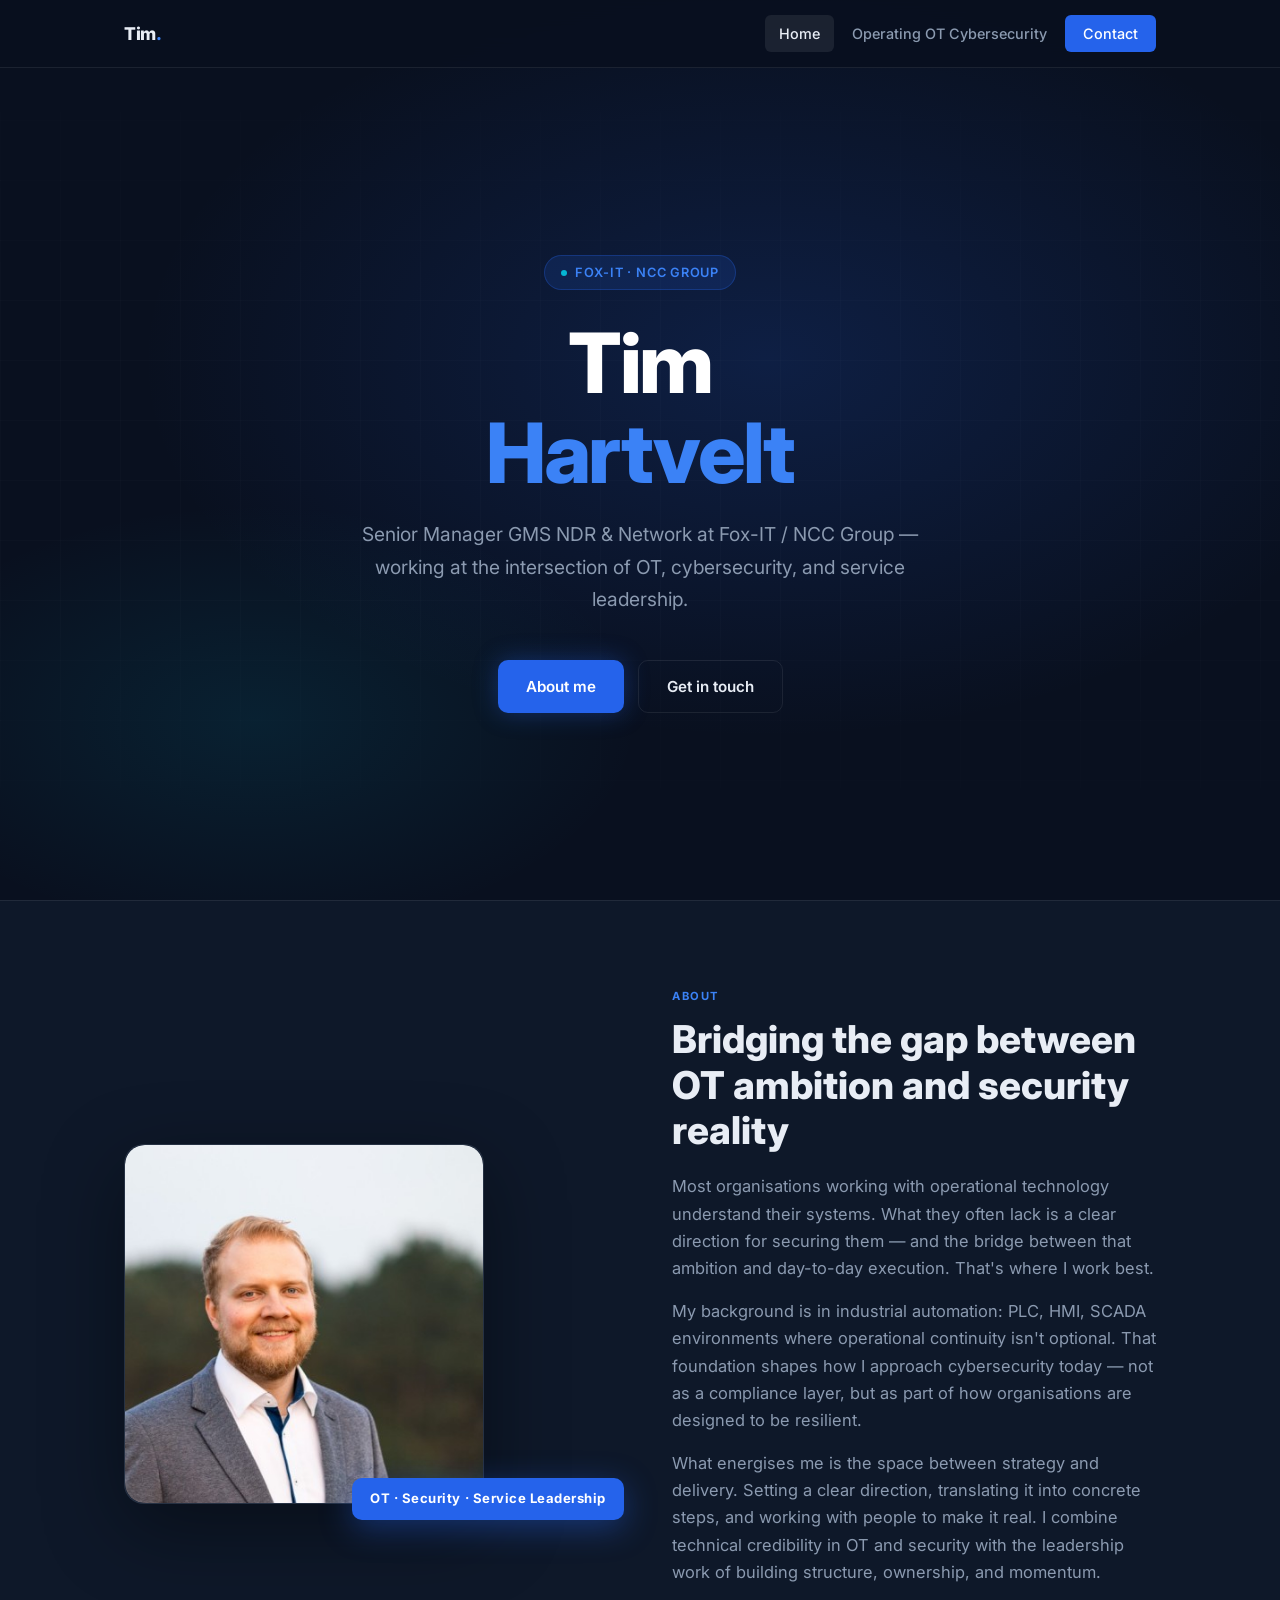
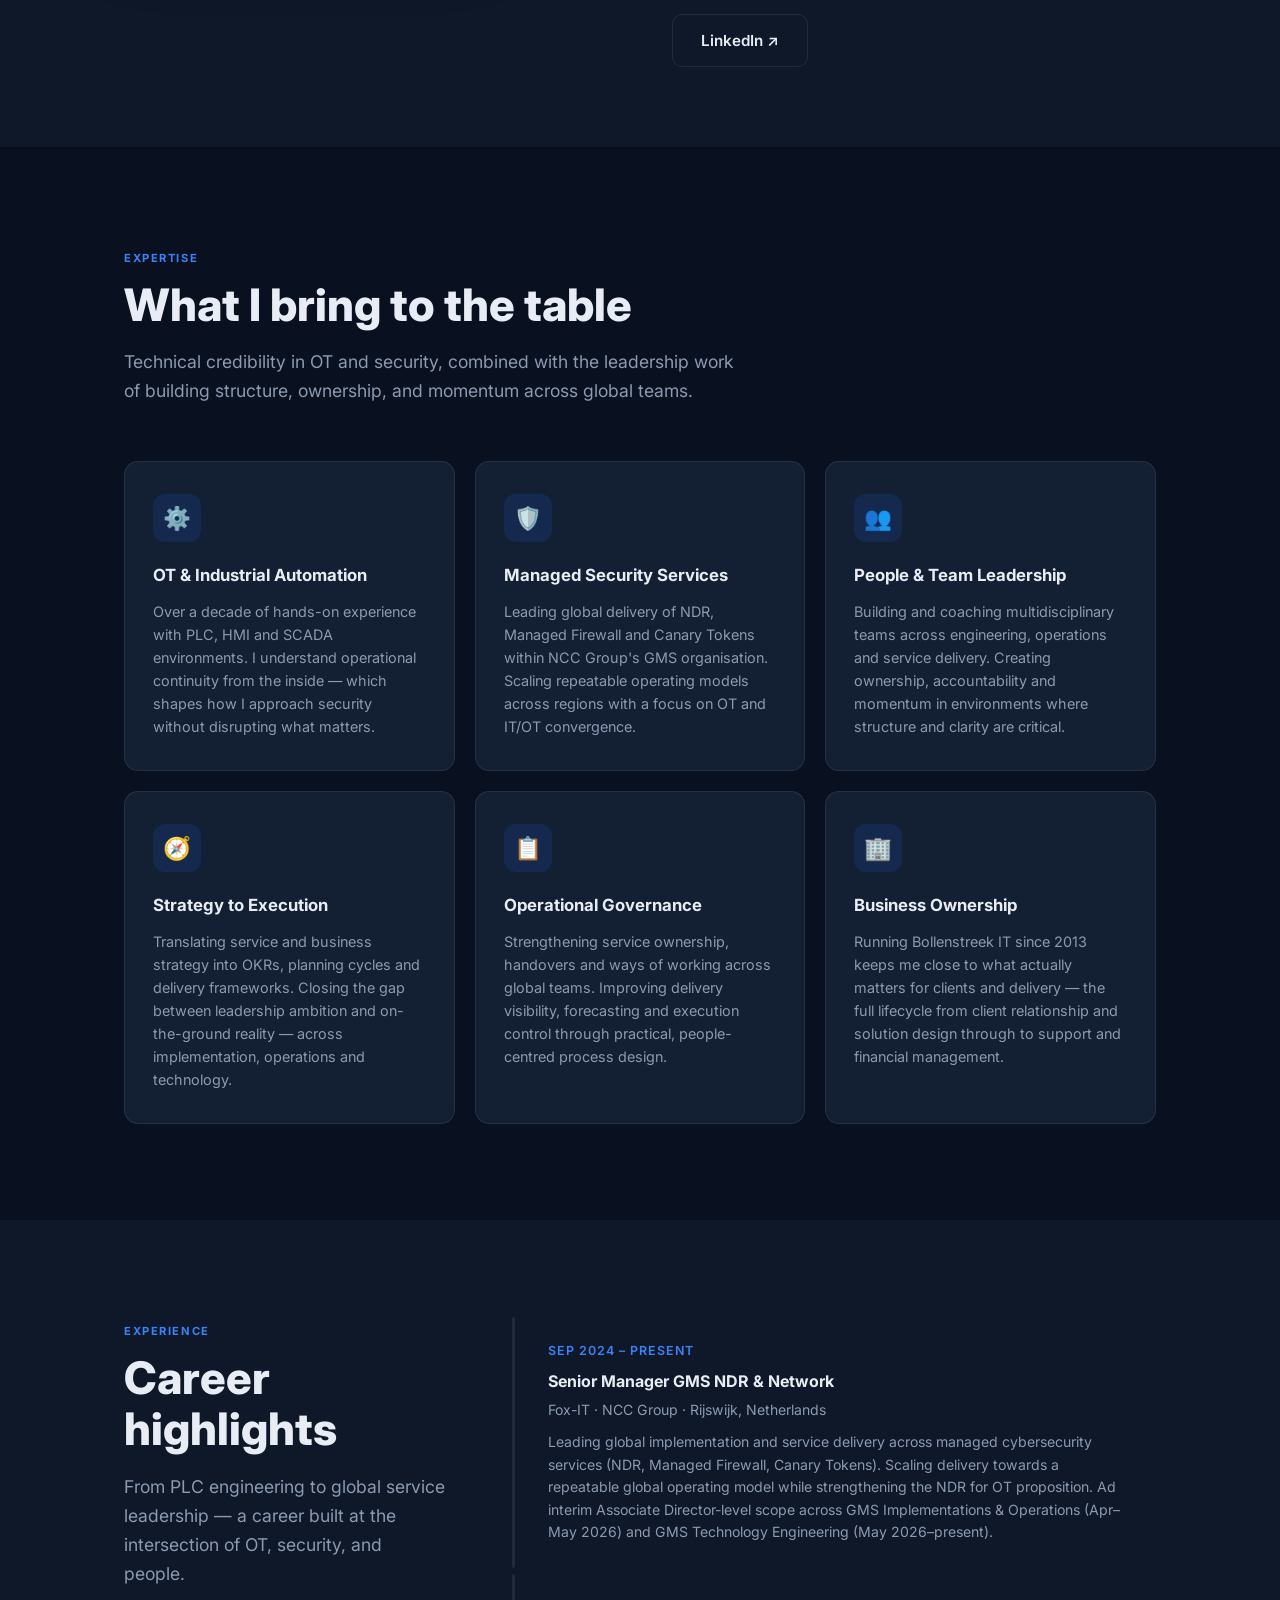
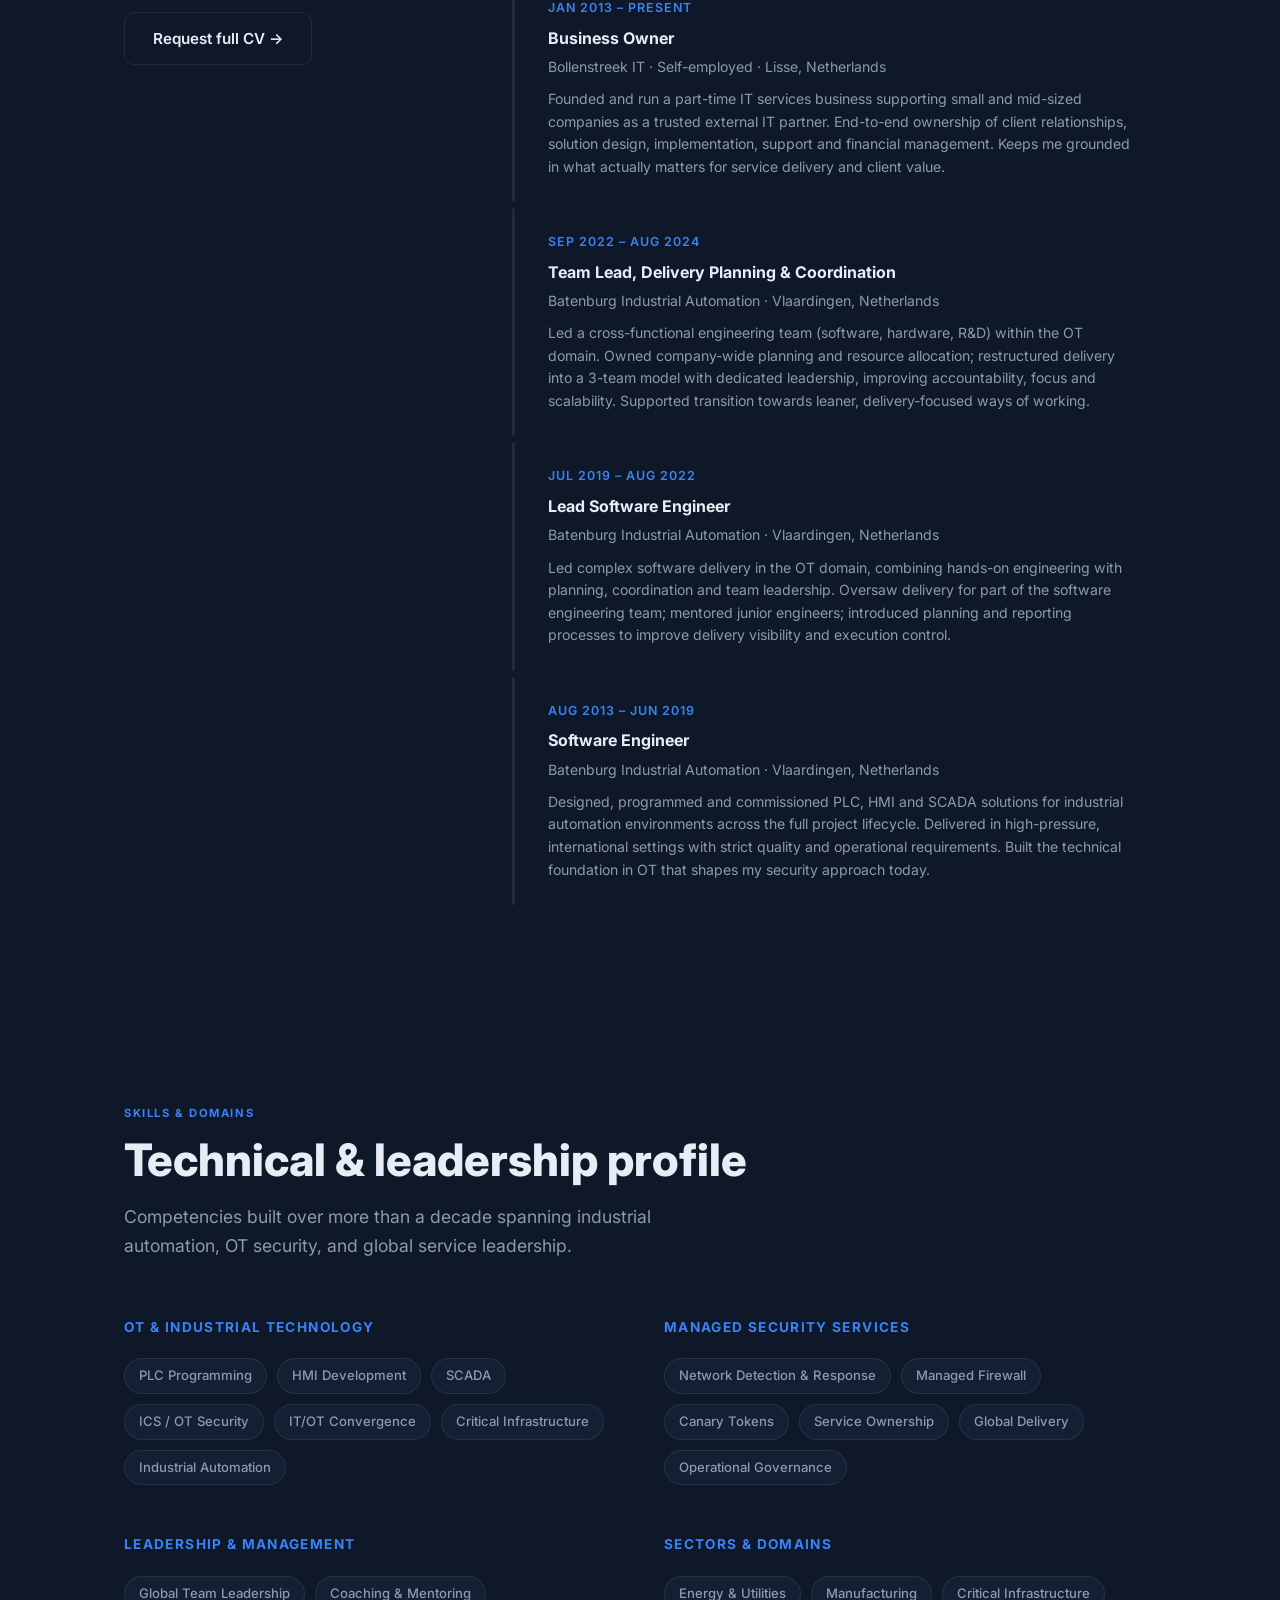
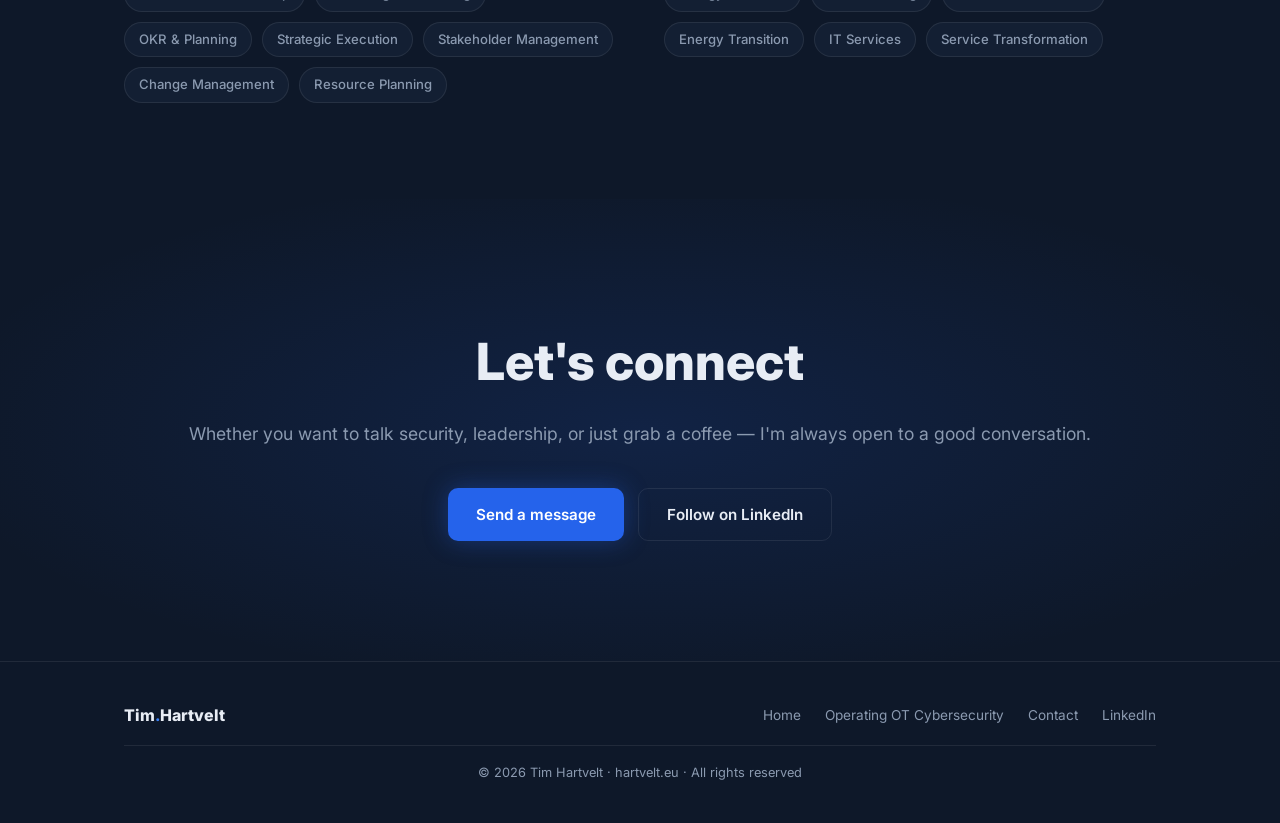
<file: index.html>
<!DOCTYPE html>
<html lang="en">
<head>
  <meta charset="UTF-8">
  <meta name="viewport" content="width=device-width, initial-scale=1.0">
  <title>Tim Hartvelt – Cyber Security Leader</title>
  <meta name="description" content="Senior Manager GMS NDR & Network at Fox-IT / NCC Group. OT security, managed services, and people-first leadership.">
  <link rel="preconnect" href="https://fonts.googleapis.com">
  <link rel="preconnect" href="https://fonts.gstatic.com" crossorigin>
  <link href="https://fonts.googleapis.com/css2?family=Inter:wght@300;400;500;600;700;800&display=swap" rel="stylesheet">
  <link rel="stylesheet" href="assets/css/style.css">
</head>
<body>

  <!-- ═══════ NAV ═══════ -->
  <nav class="nav">
    <div class="nav__inner">
      <a class="nav__logo" href="index.html">Tim<span>.</span></a>
      <div class="nav__links">
        <a href="index.html" class="active">Home</a>
        <a href="https://www.linkedin.com/newsletters/operating-ot-cybersecurity-7418298155592675328/" target="_blank" rel="noopener">Operating OT Cybersecurity</a>
        <a href="contact.html" class="btn-nav">Contact</a>
      </div>
      <div class="nav__toggle" aria-label="Toggle menu">
        <span></span><span></span><span></span>
      </div>
    </div>
  </nav>

  <!-- Mobile menu -->
  <div class="nav__mobile">
    <a href="index.html">Home</a>
    <a href="https://www.linkedin.com/newsletters/operating-ot-cybersecurity-7418298155592675328/" target="_blank" rel="noopener">Operating OT Cybersecurity</a>
    <a href="contact.html">Contact</a>
  </div>

  <!-- ═══════ HERO ═══════ -->
  <section class="hero">
    <div class="hero__bg"></div>
    <div class="hero__content">
      <div class="hero__badge">Fox-IT · NCC Group</div>
      <h1>Tim<br><span>Hartvelt</span></h1>
      <p class="hero__sub">
        Senior Manager GMS NDR &amp; Network at Fox-IT / NCC Group — working at the intersection of OT, cybersecurity, and service leadership.
      </p>
      <div class="hero__actions">
        <a class="btn btn-primary" href="#about">About me</a>
        <a class="btn btn-outline" href="contact.html">Get in touch</a>
      </div>
    </div>
  </section>

  <!-- ═══════ ABOUT / INTRO ═══════ -->
  <section class="intro section--dark" id="about">
    <div class="container">
      <div class="intro__grid">
        <div class="intro__visual">
          <div class="intro__avatar">
            <img src="assets/images/tim-hartvelt.jpeg" alt="Tim Hartvelt" style="width:100%;height:100%;object-fit:cover;border-radius:20px;">
          </div>
          <div class="intro__tag">OT · Security · Service Leadership</div>
        </div>
        <div class="intro__text">
          <span class="label">About</span>
          <h2>Bridging the gap between OT ambition and security reality</h2>
          <p>
            Most organisations working with operational technology understand their systems. What they often lack is a clear direction for securing them — and the bridge between that ambition and day-to-day execution. That's where I work best.
          </p>
          <p>
            My background is in industrial automation: PLC, HMI, SCADA environments where operational continuity isn't optional. That foundation shapes how I approach cybersecurity today — not as a compliance layer, but as part of how organisations are designed to be resilient.
          </p>
          <p>
            What energises me is the space between strategy and delivery. Setting a clear direction, translating it into concrete steps, and working with people to make it real. I combine technical credibility in OT and security with the leadership work of building structure, ownership, and momentum.
          </p>
          <div style="display:flex;gap:12px;margin-top:28px;flex-wrap:wrap;">
            <a class="btn btn-outline" href="https://www.linkedin.com/in/hartvelt/" target="_blank" rel="noopener">LinkedIn ↗</a>
          </div>
        </div>
      </div>
    </div>
  </section>

  <!-- ═══════ EXPERTISE ═══════ -->
  <section class="section">
    <div class="container">
      <span class="label">Expertise</span>
      <h2 class="section-title">What I bring to the table</h2>
      <p class="section-lead">Technical credibility in OT and security, combined with the leadership work of building structure, ownership, and momentum across global teams.</p>
      <div class="expertise__grid">
        <div class="card">
          <div class="card__icon">⚙️</div>
          <h3>OT &amp; Industrial Automation</h3>
          <p>Over a decade of hands-on experience with PLC, HMI and SCADA environments. I understand operational continuity from the inside — which shapes how I approach security without disrupting what matters.</p>
        </div>
        <div class="card">
          <div class="card__icon">🛡️</div>
          <h3>Managed Security Services</h3>
          <p>Leading global delivery of NDR, Managed Firewall and Canary Tokens within NCC Group's GMS organisation. Scaling repeatable operating models across regions with a focus on OT and IT/OT convergence.</p>
        </div>
        <div class="card">
          <div class="card__icon">👥</div>
          <h3>People &amp; Team Leadership</h3>
          <p>Building and coaching multidisciplinary teams across engineering, operations and service delivery. Creating ownership, accountability and momentum in environments where structure and clarity are critical.</p>
        </div>
        <div class="card">
          <div class="card__icon">🧭</div>
          <h3>Strategy to Execution</h3>
          <p>Translating service and business strategy into OKRs, planning cycles and delivery frameworks. Closing the gap between leadership ambition and on-the-ground reality — across implementation, operations and technology.</p>
        </div>
        <div class="card">
          <div class="card__icon">📋</div>
          <h3>Operational Governance</h3>
          <p>Strengthening service ownership, handovers and ways of working across global teams. Improving delivery visibility, forecasting and execution control through practical, people-centred process design.</p>
        </div>
        <div class="card">
          <div class="card__icon">🏢</div>
          <h3>Business Ownership</h3>
          <p>Running Bollenstreek IT since 2013 keeps me close to what actually matters for clients and delivery — the full lifecycle from client relationship and solution design through to support and financial management.</p>
        </div>
      </div>
    </div>
  </section>

  <!-- ═══════ EXPERIENCE ═══════ -->
  <section class="section section--dark" id="experience">
    <div class="container">
      <div class="experience-grid">
        <div class="sticky-col">
          <span class="label">Experience</span>
          <h2 class="section-title">Career highlights</h2>
          <p class="section-lead" style="margin-bottom:24px;">From PLC engineering to global service leadership — a career built at the intersection of OT, security, and people.</p>
          <a class="btn btn-outline" href="contact.html">Request full CV →</a>
        </div>
        <div class="timeline">
          <div class="timeline-item">
            <div class="timeline-item__meta">Sep 2024 – Present</div>
            <h3>Senior Manager GMS NDR &amp; Network</h3>
            <div class="company">Fox-IT · NCC Group · Rijswijk, Netherlands</div>
            <p>Leading global implementation and service delivery across managed cybersecurity services (NDR, Managed Firewall, Canary Tokens). Scaling delivery towards a repeatable global operating model while strengthening the NDR for OT proposition. Ad interim Associate Director-level scope across GMS Implementations &amp; Operations (Apr–May 2026) and GMS Technology Engineering (May 2026–present).</p>
          </div>
          <div class="timeline-item">
            <div class="timeline-item__meta">Jan 2013 – Present</div>
            <h3>Business Owner</h3>
            <div class="company">Bollenstreek IT · Self-employed · Lisse, Netherlands</div>
            <p>Founded and run a part-time IT services business supporting small and mid-sized companies as a trusted external IT partner. End-to-end ownership of client relationships, solution design, implementation, support and financial management. Keeps me grounded in what actually matters for service delivery and client value.</p>
          </div>
          <div class="timeline-item">
            <div class="timeline-item__meta">Sep 2022 – Aug 2024</div>
            <h3>Team Lead, Delivery Planning &amp; Coordination</h3>
            <div class="company">Batenburg Industrial Automation · Vlaardingen, Netherlands</div>
            <p>Led a cross-functional engineering team (software, hardware, R&amp;D) within the OT domain. Owned company-wide planning and resource allocation; restructured delivery into a 3-team model with dedicated leadership, improving accountability, focus and scalability. Supported transition towards leaner, delivery-focused ways of working.</p>
          </div>
          <div class="timeline-item">
            <div class="timeline-item__meta">Jul 2019 – Aug 2022</div>
            <h3>Lead Software Engineer</h3>
            <div class="company">Batenburg Industrial Automation · Vlaardingen, Netherlands</div>
            <p>Led complex software delivery in the OT domain, combining hands-on engineering with planning, coordination and team leadership. Oversaw delivery for part of the software engineering team; mentored junior engineers; introduced planning and reporting processes to improve delivery visibility and execution control.</p>
          </div>
          <div class="timeline-item">
            <div class="timeline-item__meta">Aug 2013 – Jun 2019</div>
            <h3>Software Engineer</h3>
            <div class="company">Batenburg Industrial Automation · Vlaardingen, Netherlands</div>
            <p>Designed, programmed and commissioned PLC, HMI and SCADA solutions for industrial automation environments across the full project lifecycle. Delivered in high-pressure, international settings with strict quality and operational requirements. Built the technical foundation in OT that shapes my security approach today.</p>
          </div>
        </div>
      </div>
    </div>
  </section>

  <!-- ═══════ SKILLS ═══════ -->
  <section class="section skills-section">
    <div class="container">
      <span class="label">Skills &amp; Domains</span>
      <h2 class="section-title">Technical &amp; leadership profile</h2>
      <p class="section-lead">Competencies built over more than a decade spanning industrial automation, OT security, and global service leadership.</p>
      <div class="skills-grid">
        <div class="skill-group">
          <h3>OT &amp; Industrial Technology</h3>
          <div class="skill-tags">
            <span class="tag">PLC Programming</span>
            <span class="tag">HMI Development</span>
            <span class="tag">SCADA</span>
            <span class="tag">ICS / OT Security</span>
            <span class="tag">IT/OT Convergence</span>
            <span class="tag">Critical Infrastructure</span>
            <span class="tag">Industrial Automation</span>
          </div>
        </div>
        <div class="skill-group">
          <h3>Managed Security Services</h3>
          <div class="skill-tags">
            <span class="tag">Network Detection &amp; Response</span>
            <span class="tag">Managed Firewall</span>
            <span class="tag">Canary Tokens</span>
            <span class="tag">Service Ownership</span>
            <span class="tag">Global Delivery</span>
            <span class="tag">Operational Governance</span>
          </div>
        </div>
        <div class="skill-group">
          <h3>Leadership &amp; Management</h3>
          <div class="skill-tags">
            <span class="tag">Global Team Leadership</span>
            <span class="tag">Coaching &amp; Mentoring</span>
            <span class="tag">OKR &amp; Planning</span>
            <span class="tag">Strategic Execution</span>
            <span class="tag">Stakeholder Management</span>
            <span class="tag">Change Management</span>
            <span class="tag">Resource Planning</span>
          </div>
        </div>
        <div class="skill-group">
          <h3>Sectors &amp; Domains</h3>
          <div class="skill-tags">
            <span class="tag">Energy &amp; Utilities</span>
            <span class="tag">Manufacturing</span>
            <span class="tag">Critical Infrastructure</span>
            <span class="tag">Energy Transition</span>
            <span class="tag">IT Services</span>
            <span class="tag">Service Transformation</span>
          </div>
        </div>
      </div>
    </div>
  </section>

  <!-- ═══════ CTA ═══════ -->
  <section class="cta section--dark">
    <h2>Let's connect</h2>
    <p>Whether you want to talk security, leadership, or just grab a coffee — I'm always open to a good conversation.</p>
    <div class="hero__actions">
      <a class="btn btn-primary" href="contact.html">Send a message</a>
      <a class="btn btn-outline" href="https://www.linkedin.com/in/hartvelt/" target="_blank" rel="noopener">Follow on LinkedIn</a>
    </div>
  </section>

  <!-- ═══════ FOOTER ═══════ -->
  <footer class="footer">
    <div class="container">
      <div class="footer__inner">
        <div class="footer__logo">Tim<span>.</span>Hartvelt</div>
        <div class="footer__links">
          <a href="index.html">Home</a>
          <a href="https://www.linkedin.com/newsletters/operating-ot-cybersecurity-7418298155592675328/" target="_blank" rel="noopener">Operating OT Cybersecurity</a>
          <a href="contact.html">Contact</a>
          <a href="https://www.linkedin.com/in/hartvelt/" target="_blank" rel="noopener">LinkedIn</a>
        </div>
      </div>
      <p class="footer__copy">© 2026 Tim Hartvelt · hartvelt.eu · All rights reserved</p>
    </div>
  </footer>

  <script src="assets/js/main.js"></script>
</body>
</html>
</file>
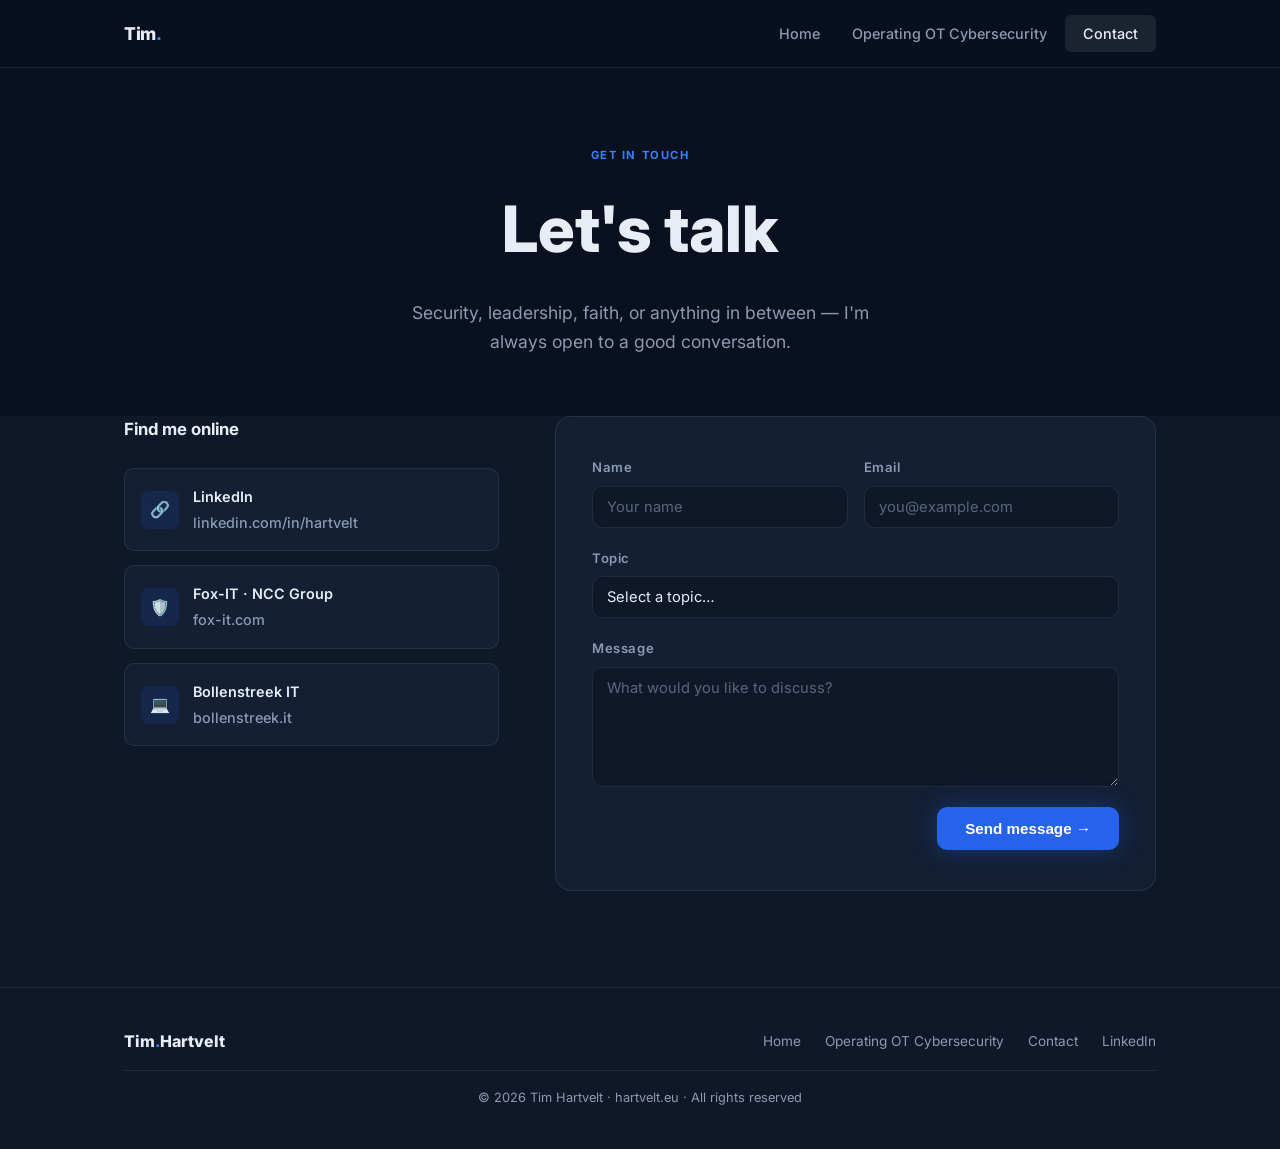
<file: contact.html>
<!DOCTYPE html>
<html lang="en">
<head>
  <meta charset="UTF-8">
  <meta name="viewport" content="width=device-width, initial-scale=1.0">
  <title>Contact – Tim Hartvelt</title>
  <meta name="description" content="Get in touch with Tim Hartvelt — for security advisory, speaking, leadership conversations, or just a good chat.">
  <link rel="preconnect" href="https://fonts.googleapis.com">
  <link rel="preconnect" href="https://fonts.gstatic.com" crossorigin>
  <link href="https://fonts.googleapis.com/css2?family=Inter:wght@300;400;500;600;700;800&display=swap" rel="stylesheet">
  <link rel="stylesheet" href="assets/css/style.css">
</head>
<body>

  <!-- ═══════ NAV ═══════ -->
  <nav class="nav">
    <div class="nav__inner">
      <a class="nav__logo" href="index.html">Tim<span>.</span></a>
      <div class="nav__links">
        <a href="index.html">Home</a>
        <a href="https://www.linkedin.com/newsletters/operating-ot-cybersecurity-7418298155592675328/" target="_blank" rel="noopener">Operating OT Cybersecurity</a>
        <a href="contact.html" class="btn-nav active">Contact</a>
      </div>
      <div class="nav__toggle" aria-label="Toggle menu">
        <span></span><span></span><span></span>
      </div>
    </div>
  </nav>

  <div class="nav__mobile">
    <a href="index.html">Home</a>
    <a href="https://www.linkedin.com/newsletters/operating-ot-cybersecurity-7418298155592675328/" target="_blank" rel="noopener">Operating OT Cybersecurity</a>
    <a href="contact.html">Contact</a>
  </div>

  <!-- ═══════ HERO ═══════ -->
  <section class="contact-hero">
    <span class="label">Get in touch</span>
    <h1>Let's talk</h1>
    <p>Security, leadership, faith, or anything in between — I'm always open to a good conversation.</p>
  </section>

  <!-- ═══════ CONTACT LAYOUT ═══════ -->
  <section class="section section--dark" style="padding-top:0;">
    <div class="container">
      <div class="contact-layout">

        <!-- Left: links -->
        <div class="contact-info">
          <h3>Find me online</h3>
          <div class="contact-links">
            <a class="contact-link" href="https://www.linkedin.com/in/hartvelt/" target="_blank" rel="noopener">
              <div class="contact-link__icon">🔗</div>
              <div>
                <div style="font-weight:600;color:var(--text);margin-bottom:2px;">LinkedIn</div>
                linkedin.com/in/hartvelt
              </div>
            </a>
            <a class="contact-link" href="https://www.fox-it.com" target="_blank" rel="noopener">
              <div class="contact-link__icon">🛡️</div>
              <div>
                <div style="font-weight:600;color:var(--text);margin-bottom:2px;">Fox-IT · NCC Group</div>
                fox-it.com
              </div>
            </a>
            <a class="contact-link" href="https://www.bollenstreek.it" target="_blank" rel="noopener">
              <div class="contact-link__icon">💻</div>
              <div>
                <div style="font-weight:600;color:var(--text);margin-bottom:2px;">Bollenstreek IT</div>
                bollenstreek.it
              </div>
            </a>
          </div>
        </div>

        <!-- Right: form -->
        <div class="form-card">
          <!--
            HOW TO ACTIVATE THE FORM:
            1. Sign up at https://formspree.io (free tier available)
            2. Create a new form and copy your form ID
            3. Replace "YOUR_FORM_ID" below with your actual ID (e.g. "xpzgkabc")
          -->
          <form id="contactForm" action="https://formspree.io/f/maqzpnla" method="POST">
            <div class="form-row">
              <div class="form-group">
                <label for="name">Name</label>
                <input type="text" id="name" name="name" placeholder="Your name" required>
              </div>
              <div class="form-group">
                <label for="email">Email</label>
                <input type="email" id="email" name="email" placeholder="you@example.com" required>
              </div>
            </div>
            <div class="form-group">
              <label for="topic">Topic</label>
              <select id="topic" name="topic" required>
                <option value="" disabled selected>Select a topic…</option>
                <!--<option value="security-advisory">Cyber Security &amp; OT Advisory</option>
                <option value="speaking">Speaking or Panels</option>-->
                <option value="other">Other</option>
              </select>
            </div>
            <div class="form-group">
              <label for="message">Message</label>
              <textarea id="message" name="message" placeholder="What would you like to discuss?" required></textarea>
            </div>
            <!-- Honeypot to reduce spam -->
            <input type="text" name="_gotcha" style="display:none">
            <input type="hidden" name="_subject" value="New message from hartvelt.eu">
            <div class="form-submit">
              <button type="submit" class="btn btn-primary">Send message →</button>
            </div>
            <div id="formSuccess" class="form-success">
              Message sent — I'll get back to you soon. Thank you!
            </div>
          </form>
        </div>

      </div>
    </div>
  </section>


  <!-- ═══════ FOOTER ═══════ -->
  <footer class="footer">
    <div class="container">
      <div class="footer__inner">
        <div class="footer__logo">Tim<span>.</span>Hartvelt</div>
        <div class="footer__links">
          <a href="index.html">Home</a>
          <a href="https://www.linkedin.com/newsletters/operating-ot-cybersecurity-7418298155592675328/" target="_blank" rel="noopener">Operating OT Cybersecurity</a>
          <a href="contact.html">Contact</a>
          <a href="https://www.linkedin.com/in/hartvelt/" target="_blank" rel="noopener">LinkedIn</a>
        </div>
      </div>
      <p class="footer__copy">© 2026 Tim Hartvelt · hartvelt.eu · All rights reserved</p>
    </div>
  </footer>

  <script src="assets/js/main.js"></script>
</body>
</html>
</file>
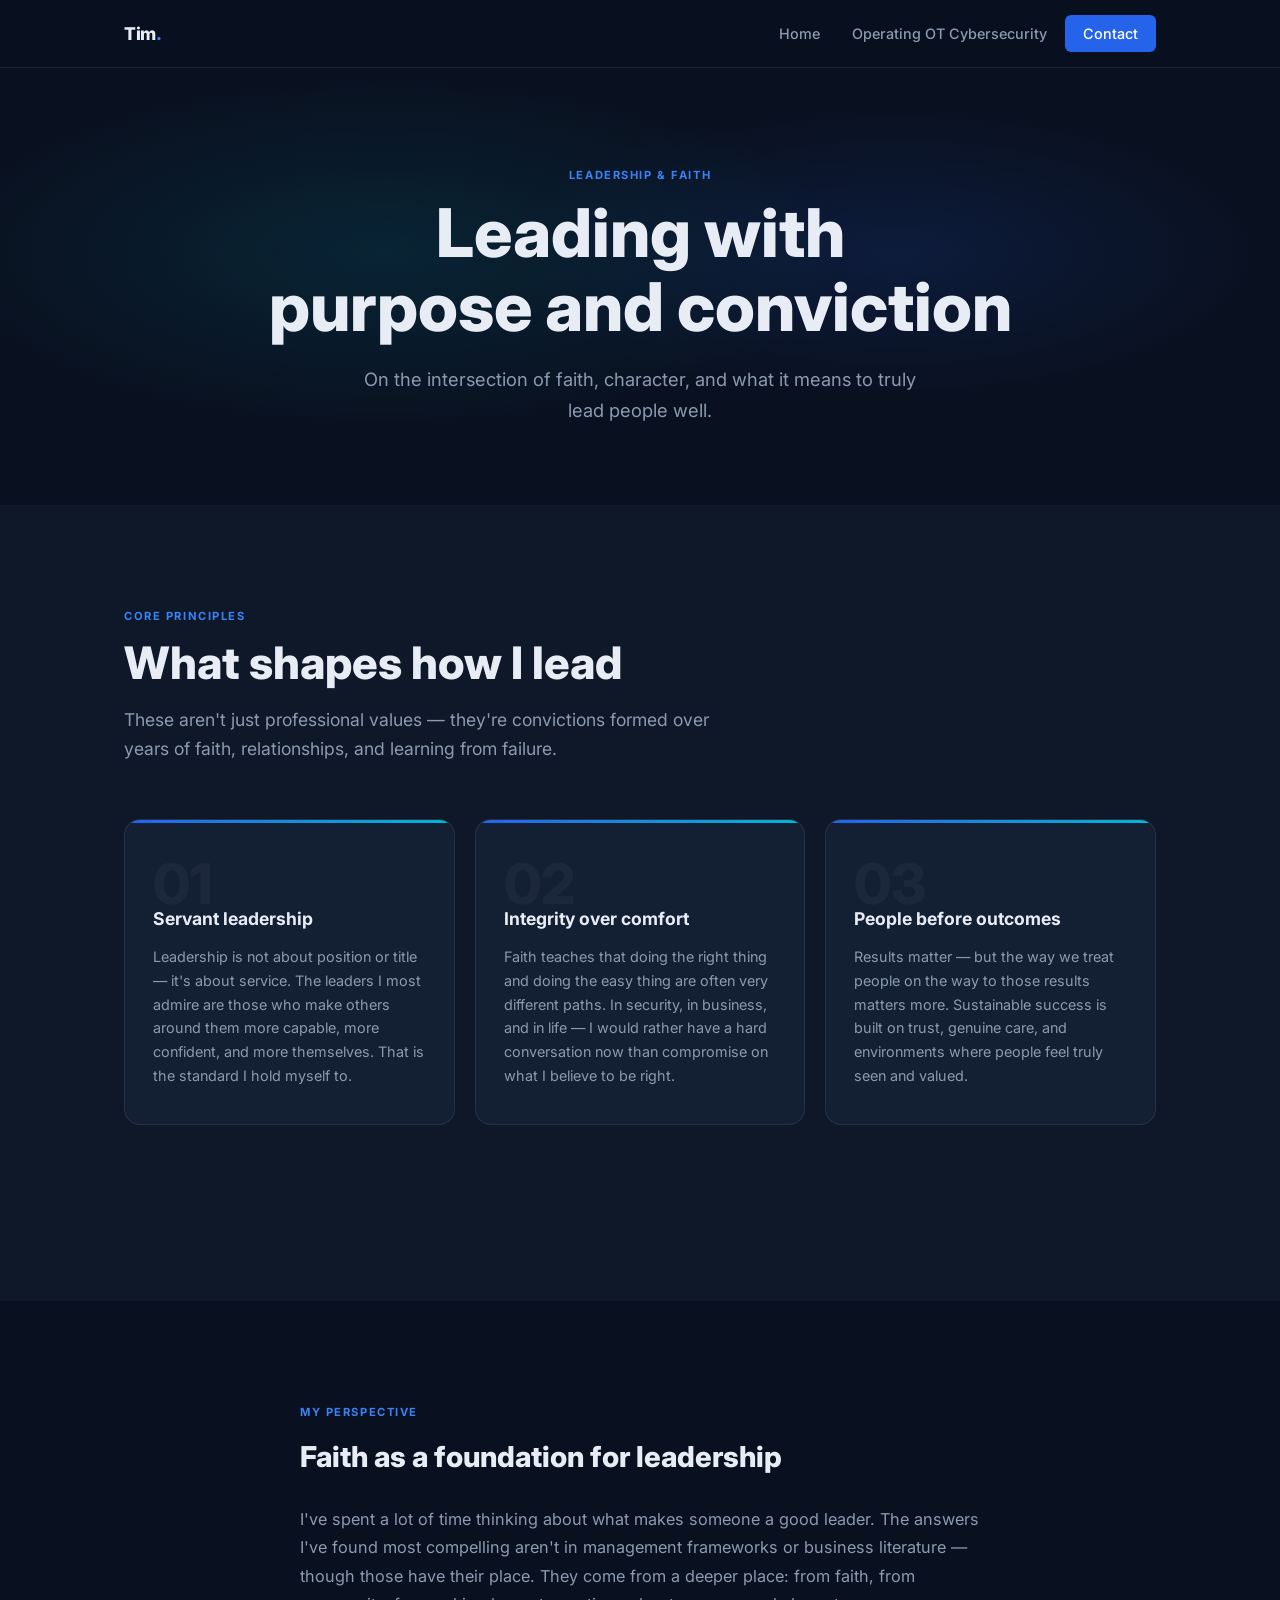
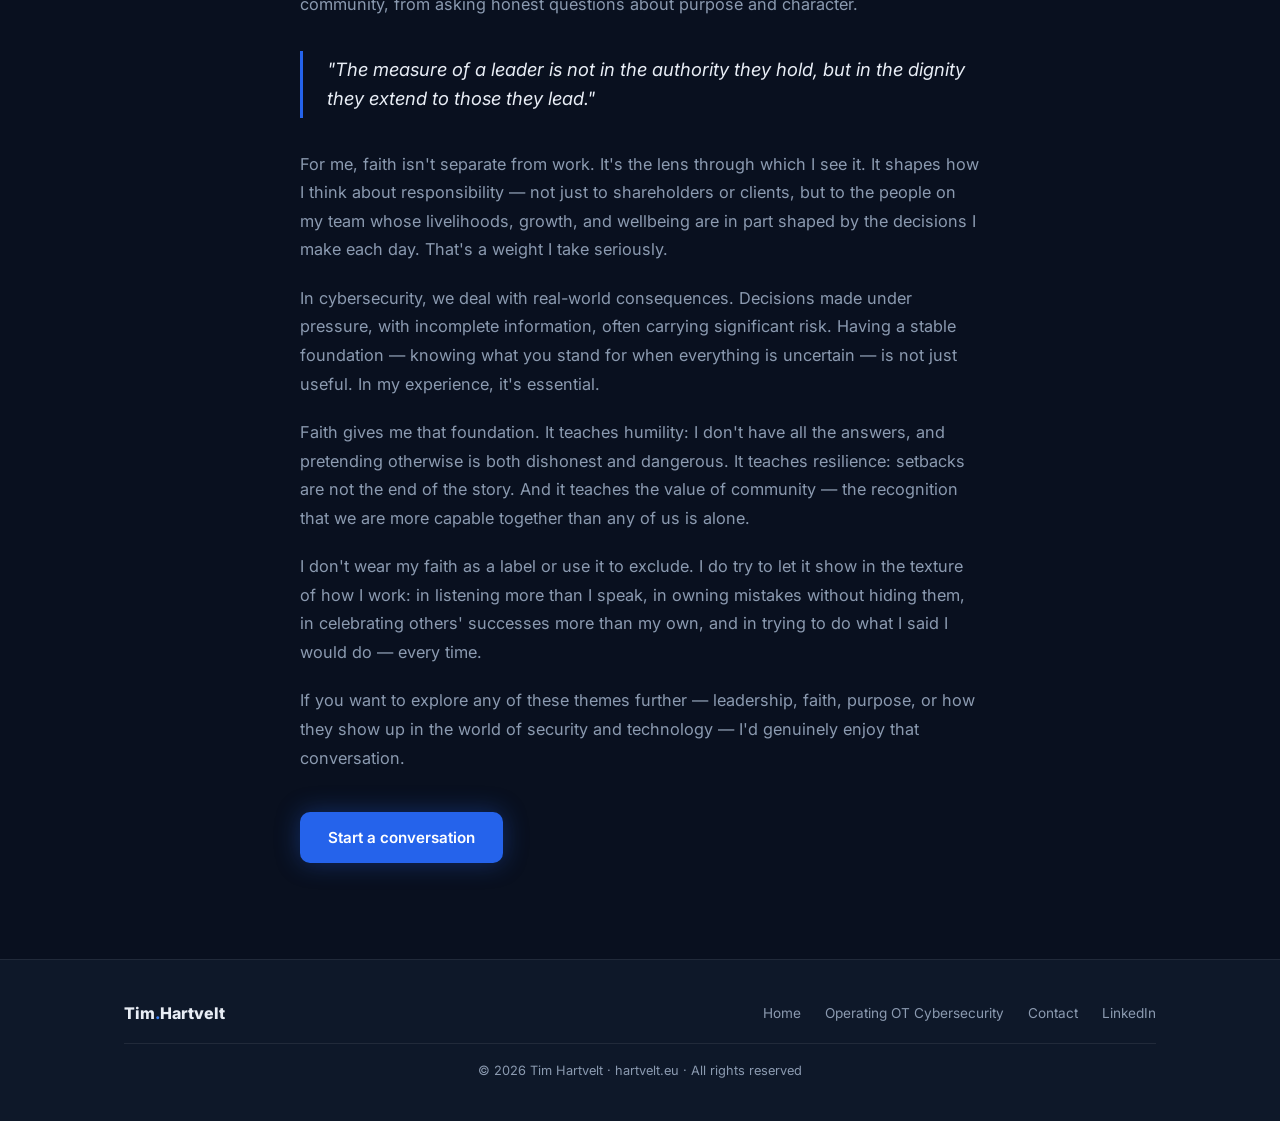
<file: leadership.html>
<!DOCTYPE html>
<html lang="en">
<head>
  <meta charset="UTF-8">
  <meta name="viewport" content="width=device-width, initial-scale=1.0">
  <title>Leadership &amp; Faith – Tim Hartvelt</title>
  <meta name="description" content="Tim Hartvelt on leading with purpose, values, and faith — how conviction shapes the way he leads people and organisations.">
  <link rel="preconnect" href="https://fonts.googleapis.com">
  <link rel="preconnect" href="https://fonts.gstatic.com" crossorigin>
  <link href="https://fonts.googleapis.com/css2?family=Inter:wght@300;400;500;600;700;800&display=swap" rel="stylesheet">
  <link rel="stylesheet" href="assets/css/style.css">
</head>
<body>

  <!-- ═══════ NAV ═══════ -->
  <nav class="nav">
    <div class="nav__inner">
      <a class="nav__logo" href="index.html">Tim<span>.</span></a>
      <div class="nav__links">
        <a href="index.html">Home</a>
        <a href="https://www.linkedin.com/newsletters/operating-ot-cybersecurity-7418298155592675328/" target="_blank" rel="noopener">Operating OT Cybersecurity</a>
        <a href="contact.html" class="btn-nav">Contact</a>
      </div>
      <div class="nav__toggle" aria-label="Toggle menu">
        <span></span><span></span><span></span>
      </div>
    </div>
  </nav>

  <div class="nav__mobile">
    <a href="index.html">Home</a>
    <a href="https://www.linkedin.com/newsletters/operating-ot-cybersecurity-7418298155592675328/" target="_blank" rel="noopener">Operating OT Cybersecurity</a>
    <a href="contact.html">Contact</a>
  </div>

  <!-- ═══════ HERO ═══════ -->
  <section class="lf-hero">
    <span class="label">Leadership &amp; Faith</span>
    <h1>Leading with<br>purpose and conviction</h1>
    <p>On the intersection of faith, character, and what it means to truly lead people well.</p>
  </section>

  <!-- ═══════ PILLARS ═══════ -->
  <section class="section section--dark">
    <div class="container">
      <span class="label">Core principles</span>
      <h2 class="section-title">What shapes how I lead</h2>
      <p class="section-lead">These aren't just professional values — they're convictions formed over years of faith, relationships, and learning from failure.</p>
      <div class="lf-pillars">
        <div class="pillar">
          <div class="pillar__num">01</div>
          <h3>Servant leadership</h3>
          <p>Leadership is not about position or title — it's about service. The leaders I most admire are those who make others around them more capable, more confident, and more themselves. That is the standard I hold myself to.</p>
        </div>
        <div class="pillar">
          <div class="pillar__num">02</div>
          <h3>Integrity over comfort</h3>
          <p>Faith teaches that doing the right thing and doing the easy thing are often very different paths. In security, in business, and in life — I would rather have a hard conversation now than compromise on what I believe to be right.</p>
        </div>
        <div class="pillar">
          <div class="pillar__num">03</div>
          <h3>People before outcomes</h3>
          <p>Results matter — but the way we treat people on the way to those results matters more. Sustainable success is built on trust, genuine care, and environments where people feel truly seen and valued.</p>
        </div>
      </div>
    </div>
  </section>

  <!-- ═══════ ESSAY ═══════ -->
  <section class="section">
    <div class="container">
      <div class="lf-essay">
        <span class="label">My perspective</span>
        <h2>Faith as a foundation for leadership</h2>

        <p>
          I've spent a lot of time thinking about what makes someone a good leader. The answers I've found most compelling aren't in management frameworks or business literature — though those have their place. They come from a deeper place: from faith, from community, from asking honest questions about purpose and character.
        </p>

        <blockquote>
          "The measure of a leader is not in the authority they hold, but in the dignity they extend to those they lead."
        </blockquote>

        <p>
          For me, faith isn't separate from work. It's the lens through which I see it. It shapes how I think about responsibility — not just to shareholders or clients, but to the people on my team whose livelihoods, growth, and wellbeing are in part shaped by the decisions I make each day. That's a weight I take seriously.
        </p>

        <p>
          In cybersecurity, we deal with real-world consequences. Decisions made under pressure, with incomplete information, often carrying significant risk. Having a stable foundation — knowing what you stand for when everything is uncertain — is not just useful. In my experience, it's essential.
        </p>

        <p>
          Faith gives me that foundation. It teaches humility: I don't have all the answers, and pretending otherwise is both dishonest and dangerous. It teaches resilience: setbacks are not the end of the story. And it teaches the value of community — the recognition that we are more capable together than any of us is alone.
        </p>

        <p>
          I don't wear my faith as a label or use it to exclude. I do try to let it show in the texture of how I work: in listening more than I speak, in owning mistakes without hiding them, in celebrating others' successes more than my own, and in trying to do what I said I would do — every time.
        </p>

        <p>
          If you want to explore any of these themes further — leadership, faith, purpose, or how they show up in the world of security and technology — I'd genuinely enjoy that conversation.
        </p>

        <div style="margin-top:40px;">
          <a class="btn btn-primary" href="contact.html">Start a conversation</a>
        </div>
      </div>
    </div>
  </section>

  <!-- ═══════ FOOTER ═══════ -->
  <footer class="footer">
    <div class="container">
      <div class="footer__inner">
        <div class="footer__logo">Tim<span>.</span>Hartvelt</div>
        <div class="footer__links">
          <a href="index.html">Home</a>
          <a href="https://www.linkedin.com/newsletters/operating-ot-cybersecurity-7418298155592675328/" target="_blank" rel="noopener">Operating OT Cybersecurity</a>
          <a href="contact.html">Contact</a>
          <a href="https://www.linkedin.com/in/hartvelt/" target="_blank" rel="noopener">LinkedIn</a>
        </div>
      </div>
      <p class="footer__copy">© 2026 Tim Hartvelt · hartvelt.eu · All rights reserved</p>
    </div>
  </footer>

  <script src="assets/js/main.js"></script>
</body>
</html>
</file>
<file: assets/css/style.css>
/* ============================================================
   Design tokens
   ============================================================ */
:root {
  --bg-dark:     #09101f;
  --bg-surface:  #0e1829;
  --bg-card:     #131f33;
  --accent:      #2563eb;
  --accent-glow: #3b82f6;
  --cyan:        #06b6d4;
  --text:        #e8edf5;
  --text-muted:  #8b9ab0;
  --light-bg:    #f8fafc;
  --light-text:  #0f172a;
  --light-muted: #64748b;
  --border:      rgba(255,255,255,.08);
  --radius:      10px;
  --max-w:       1080px;
  --nav-h:       68px;
  --transition:  .22s ease;
}

/* ============================================================
   Reset & base
   ============================================================ */
*, *::before, *::after { box-sizing: border-box; margin: 0; padding: 0; }

html { scroll-behavior: smooth; font-size: 16px; }

body {
  font-family: 'Inter', -apple-system, BlinkMacSystemFont, 'Segoe UI', sans-serif;
  background: var(--bg-dark);
  color: var(--text);
  line-height: 1.65;
  -webkit-font-smoothing: antialiased;
}

img { display: block; max-width: 100%; }
a { color: inherit; text-decoration: none; }
ul { list-style: none; }

/* ============================================================
   Utility
   ============================================================ */
.container {
  width: 100%;
  max-width: var(--max-w);
  margin-inline: auto;
  padding-inline: 24px;
}

.section { padding: 96px 0; }
.section--light { background: var(--light-bg); color: var(--light-text); }
.section--dark  { background: var(--bg-surface); }

.label {
  display: inline-block;
  font-size: .7rem;
  font-weight: 700;
  letter-spacing: .14em;
  text-transform: uppercase;
  color: var(--accent-glow);
  margin-bottom: 12px;
}
.section--light .label { color: var(--accent); }

h2.section-title {
  font-size: clamp(1.9rem, 4vw, 2.8rem);
  font-weight: 800;
  line-height: 1.15;
  margin-bottom: 16px;
}

.section--light h2.section-title { color: var(--light-text); }

.section-lead {
  font-size: 1.1rem;
  color: var(--text-muted);
  max-width: 620px;
  margin-bottom: 56px;
}
.section--light .section-lead { color: var(--light-muted); }

/* ============================================================
   Navigation
   ============================================================ */
.nav {
  position: fixed;
  top: 0; left: 0; right: 0;
  z-index: 100;
  height: var(--nav-h);
  display: flex;
  align-items: center;
  background: rgba(9, 16, 31, .85);
  backdrop-filter: blur(16px);
  border-bottom: 1px solid var(--border);
  transition: box-shadow var(--transition);
}

.nav.scrolled { box-shadow: 0 4px 32px rgba(0,0,0,.4); }

.nav__inner {
  display: flex;
  align-items: center;
  justify-content: space-between;
  width: 100%;
  max-width: var(--max-w);
  margin-inline: auto;
  padding-inline: 24px;
}

.nav__logo {
  font-size: 1.1rem;
  font-weight: 800;
  letter-spacing: -.02em;
  color: var(--text);
}
.nav__logo span { color: var(--accent-glow); }

.nav__links {
  display: flex;
  gap: 4px;
  align-items: center;
}

.nav__links a {
  padding: 7px 14px;
  border-radius: 6px;
  font-size: .9rem;
  font-weight: 500;
  color: var(--text-muted);
  transition: color var(--transition), background var(--transition);
}
.nav__links a:hover,
.nav__links a.active { color: var(--text); background: var(--border); }

.nav__links .btn-nav {
  background: var(--accent);
  color: #fff;
  padding: 7px 18px;
  border-radius: 6px;
}
.nav__links .btn-nav:hover { background: var(--accent-glow); }

/* Hamburger */
.nav__toggle {
  display: none;
  flex-direction: column;
  gap: 5px;
  cursor: pointer;
  padding: 4px;
}
.nav__toggle span {
  display: block;
  width: 24px;
  height: 2px;
  background: var(--text);
  border-radius: 2px;
  transition: transform var(--transition), opacity var(--transition);
}
.nav__toggle.open span:nth-child(1) { transform: translateY(7px) rotate(45deg); }
.nav__toggle.open span:nth-child(2) { opacity: 0; }
.nav__toggle.open span:nth-child(3) { transform: translateY(-7px) rotate(-45deg); }

/* Mobile menu */
.nav__mobile {
  display: none;
  position: fixed;
  inset: var(--nav-h) 0 0;
  background: rgba(9,16,31,.97);
  backdrop-filter: blur(24px);
  z-index: 99;
  flex-direction: column;
  align-items: center;
  justify-content: center;
  gap: 32px;
}
.nav__mobile.open { display: flex; }
.nav__mobile a {
  font-size: 1.4rem;
  font-weight: 700;
  color: var(--text);
  transition: color var(--transition);
}
.nav__mobile a:hover { color: var(--accent-glow); }

/* ============================================================
   Hero
   ============================================================ */
.hero {
  min-height: 100vh;
  display: grid;
  place-items: center;
  position: relative;
  overflow: hidden;
  padding-top: var(--nav-h);
}

.hero__bg {
  position: absolute;
  inset: 0;
  background:
    radial-gradient(ellipse 70% 60% at 60% 40%, rgba(37, 99, 235, .18) 0%, transparent 70%),
    radial-gradient(ellipse 50% 40% at 20% 80%, rgba(6,182,212,.10) 0%, transparent 60%);
  pointer-events: none;
}

/* Subtle grid lines */
.hero__bg::after {
  content: '';
  position: absolute;
  inset: 0;
  background-image:
    linear-gradient(rgba(255,255,255,.025) 1px, transparent 1px),
    linear-gradient(90deg, rgba(255,255,255,.025) 1px, transparent 1px);
  background-size: 60px 60px;
  mask-image: linear-gradient(to bottom, transparent, rgba(0,0,0,.6) 30%, rgba(0,0,0,.6) 70%, transparent);
}

.hero__content {
  position: relative;
  text-align: center;
  padding: 60px 24px;
  max-width: 780px;
}

.hero__badge {
  display: inline-flex;
  align-items: center;
  gap: 8px;
  background: rgba(37,99,235,.15);
  border: 1px solid rgba(37,99,235,.3);
  border-radius: 100px;
  padding: 6px 16px;
  font-size: .8rem;
  font-weight: 600;
  letter-spacing: .06em;
  color: var(--accent-glow);
  text-transform: uppercase;
  margin-bottom: 28px;
}
.hero__badge::before {
  content: '';
  width: 6px; height: 6px;
  border-radius: 50%;
  background: var(--cyan);
  animation: pulse 2s infinite;
}

@keyframes pulse {
  0%, 100% { opacity: 1; transform: scale(1); }
  50%       { opacity: .5; transform: scale(.8); }
}

.hero h1 {
  font-size: clamp(2.8rem, 8vw, 5.2rem);
  font-weight: 800;
  line-height: 1.08;
  letter-spacing: -.03em;
  color: #fff;
  margin-bottom: 20px;
}
.hero h1 span { color: var(--accent-glow); }

.hero__sub {
  font-size: clamp(1rem, 2.5vw, 1.2rem);
  color: var(--text-muted);
  max-width: 560px;
  margin: 0 auto 44px;
  line-height: 1.7;
}

.hero__actions {
  display: flex;
  gap: 14px;
  justify-content: center;
  flex-wrap: wrap;
}

/* ============================================================
   Buttons
   ============================================================ */
.btn {
  display: inline-flex;
  align-items: center;
  gap: 8px;
  padding: 13px 28px;
  border-radius: var(--radius);
  font-size: .95rem;
  font-weight: 600;
  transition: all var(--transition);
  cursor: pointer;
  border: none;
}
.btn-primary {
  background: var(--accent);
  color: #fff;
  box-shadow: 0 0 24px rgba(37,99,235,.35);
}
.btn-primary:hover {
  background: var(--accent-glow);
  box-shadow: 0 0 36px rgba(59,130,246,.5);
  transform: translateY(-1px);
}
.btn-outline {
  background: transparent;
  color: var(--text);
  border: 1px solid var(--border);
}
.btn-outline:hover {
  border-color: rgba(255,255,255,.2);
  background: rgba(255,255,255,.05);
  transform: translateY(-1px);
}
.btn-outline--dark {
  color: var(--light-text);
  border-color: rgba(0,0,0,.15);
}
.btn-outline--dark:hover {
  background: rgba(0,0,0,.05);
  border-color: rgba(0,0,0,.25);
  transform: translateY(-1px);
}

/* ============================================================
   About / intro strip
   ============================================================ */
.intro {
  padding: 80px 0;
  border-top: 1px solid var(--border);
}

.intro__grid {
  display: grid;
  grid-template-columns: 1fr 1fr;
  gap: 64px;
  align-items: center;
}

.intro__visual {
  position: relative;
}

.intro__avatar {
  width: 100%;
  max-width: 360px;
  aspect-ratio: 1;
  border-radius: 20px;
  background: var(--bg-card);
  border: 1px solid var(--border);
  display: grid;
  place-items: center;
  overflow: hidden;
  box-shadow: 0 24px 80px rgba(0,0,0,.4);
}

.intro__avatar svg {
  width: 60%;
  height: 60%;
  opacity: .15;
}

.intro__avatar-initials {
  position: absolute;
  font-size: 5rem;
  font-weight: 800;
  color: rgba(255,255,255,.08);
  letter-spacing: -.04em;
  user-select: none;
}

.intro__tag {
  position: absolute;
  bottom: -16px;
  right: -16px;
  background: var(--accent);
  color: #fff;
  padding: 10px 18px;
  border-radius: var(--radius);
  font-size: .82rem;
  font-weight: 700;
  letter-spacing: .04em;
  box-shadow: 0 8px 32px rgba(37,99,235,.4);
}

.intro__text h2 {
  font-size: clamp(1.7rem, 3.5vw, 2.4rem);
  font-weight: 800;
  line-height: 1.18;
  margin-bottom: 20px;
}
.intro__text p {
  color: var(--text-muted);
  font-size: 1.03rem;
  margin-bottom: 16px;
}

/* ============================================================
   Expertise cards
   ============================================================ */
.expertise__grid {
  display: grid;
  grid-template-columns: repeat(3, 1fr);
  gap: 20px;
}

.card {
  background: var(--bg-card);
  border: 1px solid var(--border);
  border-radius: 14px;
  padding: 32px 28px;
  transition: border-color var(--transition), transform var(--transition), box-shadow var(--transition);
}
.card:hover {
  border-color: rgba(37,99,235,.4);
  transform: translateY(-4px);
  box-shadow: 0 16px 48px rgba(0,0,0,.3);
}

.card__icon {
  width: 48px; height: 48px;
  border-radius: 12px;
  background: rgba(37,99,235,.15);
  display: grid;
  place-items: center;
  margin-bottom: 20px;
  font-size: 1.4rem;
}

.card h3 {
  font-size: 1.05rem;
  font-weight: 700;
  margin-bottom: 10px;
  color: var(--text);
}

.card p {
  font-size: .9rem;
  color: var(--text-muted);
  line-height: 1.6;
}

/* ============================================================
   Experience / CV
   ============================================================ */
.experience-grid {
  display: grid;
  grid-template-columns: 1fr 2fr;
  gap: 64px;
  align-items: start;
}

.experience-grid .sticky-col {
  position: sticky;
  top: calc(var(--nav-h) + 32px);
}

.timeline { display: flex; flex-direction: column; gap: 4px; }

.timeline-item {
  position: relative;
  padding: 24px 24px 24px 36px;
  border-radius: 12px;
  border: 1px solid transparent;
  background: transparent;
  transition: all var(--transition);
  cursor: default;
}
.timeline-item::before {
  content: '';
  position: absolute;
  left: 0;
  top: 0;
  bottom: 0;
  width: 3px;
  border-radius: 3px;
  background: var(--border);
  transition: background var(--transition);
}
.timeline-item:hover { background: var(--bg-surface); border-color: var(--border); }
.timeline-item:hover::before { background: var(--accent); }

.timeline-item__meta {
  font-size: .78rem;
  font-weight: 600;
  letter-spacing: .08em;
  text-transform: uppercase;
  color: var(--accent-glow);
  margin-bottom: 6px;
}

.timeline-item h3 {
  font-size: 1rem;
  font-weight: 700;
  margin-bottom: 4px;
}

.timeline-item .company {
  font-size: .88rem;
  color: var(--text-muted);
  margin-bottom: 10px;
}

.timeline-item p {
  font-size: .88rem;
  color: var(--text-muted);
  line-height: 1.6;
}

/* ============================================================
   Skills
   ============================================================ */
.skills-section { background: var(--bg-surface); }

.skills-grid {
  display: grid;
  grid-template-columns: repeat(2, 1fr);
  gap: 48px;
}

.skill-group h3 {
  font-size: .85rem;
  font-weight: 700;
  letter-spacing: .1em;
  text-transform: uppercase;
  color: var(--accent-glow);
  margin-bottom: 20px;
}

.skill-tags {
  display: flex;
  flex-wrap: wrap;
  gap: 10px;
}

.tag {
  padding: 6px 14px;
  border-radius: 100px;
  background: var(--bg-card);
  border: 1px solid var(--border);
  font-size: .82rem;
  font-weight: 500;
  color: var(--text-muted);
  transition: all var(--transition);
}
.tag:hover { border-color: rgba(37,99,235,.5); color: var(--text); }

/* Light section tags */
.section--light .tag {
  background: #fff;
  border-color: #e2e8f0;
  color: var(--light-muted);
}
.section--light .tag:hover { border-color: var(--accent); color: var(--light-text); }

/* ============================================================
   CTA strip
   ============================================================ */
.cta {
  text-align: center;
  padding: 120px 24px;
  position: relative;
  overflow: hidden;
}

.cta::before {
  content: '';
  position: absolute;
  inset: 0;
  background: radial-gradient(ellipse 80% 80% at 50% 50%, rgba(37,99,235,.14) 0%, transparent 70%);
  pointer-events: none;
}

.cta h2 {
  font-size: clamp(2rem, 5vw, 3.2rem);
  font-weight: 800;
  margin-bottom: 16px;
  position: relative;
}
.cta p {
  font-size: 1.1rem;
  color: var(--text-muted);
  margin-bottom: 40px;
  position: relative;
}
.cta .hero__actions { position: relative; }

/* ============================================================
   Leadership page
   ============================================================ */
.lf-hero {
  padding: 160px 24px 80px;
  text-align: center;
  position: relative;
  overflow: hidden;
}
.lf-hero::before {
  content: '';
  position: absolute;
  inset: 0;
  background:
    radial-gradient(ellipse 60% 60% at 30% 50%, rgba(6,182,212,.12) 0%, transparent 60%),
    radial-gradient(ellipse 50% 50% at 70% 50%, rgba(37,99,235,.14) 0%, transparent 60%);
}
.lf-hero > * { position: relative; }
.lf-hero h1 {
  font-size: clamp(2.4rem, 6vw, 4.2rem);
  font-weight: 800;
  line-height: 1.1;
  max-width: 760px;
  margin-inline: auto;
  margin-bottom: 20px;
}
.lf-hero p {
  font-size: 1.15rem;
  color: var(--text-muted);
  max-width: 560px;
  margin-inline: auto;
}

.lf-pillars {
  display: grid;
  grid-template-columns: repeat(3, 1fr);
  gap: 20px;
  margin-bottom: 80px;
}

.pillar {
  background: var(--bg-card);
  border: 1px solid var(--border);
  border-radius: 16px;
  padding: 36px 28px;
  position: relative;
  overflow: hidden;
}
.pillar::before {
  content: '';
  position: absolute;
  top: 0; left: 0; right: 0;
  height: 3px;
  background: linear-gradient(90deg, var(--accent), var(--cyan));
  border-radius: 3px 3px 0 0;
}
.pillar__num {
  font-size: 3.5rem;
  font-weight: 800;
  color: rgba(255,255,255,.04);
  line-height: 1;
  margin-bottom: -8px;
}
.pillar h3 {
  font-size: 1.1rem;
  font-weight: 700;
  margin-bottom: 12px;
}
.pillar p {
  font-size: .9rem;
  color: var(--text-muted);
  line-height: 1.65;
}

.lf-essay {
  max-width: 680px;
  margin-inline: auto;
}
.lf-essay h2 {
  font-size: 1.8rem;
  font-weight: 800;
  margin-bottom: 24px;
}
.lf-essay p {
  font-size: 1.02rem;
  color: var(--text-muted);
  margin-bottom: 20px;
  line-height: 1.75;
}
.lf-essay blockquote {
  border-left: 3px solid var(--accent);
  padding: 4px 0 4px 24px;
  margin: 32px 0;
  font-size: 1.15rem;
  font-style: italic;
  color: var(--text);
  line-height: 1.6;
}

/* ============================================================
   Contact page
   ============================================================ */
.contact-hero {
  padding: 140px 24px 60px;
  text-align: center;
}
.contact-hero h1 {
  font-size: clamp(2.4rem, 6vw, 4rem);
  font-weight: 800;
  margin-bottom: 16px;
}
.contact-hero p {
  font-size: 1.1rem;
  color: var(--text-muted);
  max-width: 480px;
  margin-inline: auto;
}

.contact-layout {
  display: grid;
  grid-template-columns: 1fr 1.6fr;
  gap: 56px;
  align-items: start;
}

.contact-info { }
.contact-info h3 {
  font-size: 1.05rem;
  font-weight: 700;
  margin-bottom: 24px;
}

.contact-links { display: flex; flex-direction: column; gap: 14px; }
.contact-link {
  display: flex;
  align-items: center;
  gap: 14px;
  padding: 16px;
  border-radius: var(--radius);
  background: var(--bg-card);
  border: 1px solid var(--border);
  color: var(--text-muted);
  font-size: .9rem;
  font-weight: 500;
  transition: all var(--transition);
}
.contact-link:hover { border-color: rgba(37,99,235,.4); color: var(--text); transform: translateX(4px); }
.contact-link__icon {
  width: 38px; height: 38px;
  border-radius: 8px;
  background: rgba(37,99,235,.12);
  display: grid;
  place-items: center;
  font-size: 1rem;
  flex-shrink: 0;
}

/* Form */
.form-card {
  background: var(--bg-card);
  border: 1px solid var(--border);
  border-radius: 16px;
  padding: 40px 36px;
}

.form-row {
  display: grid;
  grid-template-columns: 1fr 1fr;
  gap: 16px;
}

.form-group {
  display: flex;
  flex-direction: column;
  gap: 7px;
  margin-bottom: 20px;
}

.form-group label {
  font-size: .82rem;
  font-weight: 600;
  color: var(--text-muted);
  letter-spacing: .04em;
}

.form-group input,
.form-group select,
.form-group textarea {
  background: var(--bg-surface);
  border: 1px solid var(--border);
  border-radius: var(--radius);
  padding: 11px 14px;
  color: var(--text);
  font-family: inherit;
  font-size: .92rem;
  outline: none;
  transition: border-color var(--transition), box-shadow var(--transition);
  width: 100%;
}
.form-group select { appearance: none; }
.form-group textarea { resize: vertical; min-height: 120px; }

.form-group input:focus,
.form-group select:focus,
.form-group textarea:focus {
  border-color: var(--accent);
  box-shadow: 0 0 0 3px rgba(37,99,235,.15);
}

.form-group input::placeholder,
.form-group textarea::placeholder { color: var(--text-muted); opacity: .6; }

.form-submit {
  display: flex;
  justify-content: flex-end;
}

.form-success {
  display: none;
  background: rgba(6,182,212,.1);
  border: 1px solid rgba(6,182,212,.25);
  border-radius: var(--radius);
  padding: 16px;
  text-align: center;
  color: var(--cyan);
  font-weight: 600;
  margin-top: 16px;
}

/* ============================================================
   Footer
   ============================================================ */
.footer {
  background: var(--bg-surface);
  border-top: 1px solid var(--border);
  padding: 40px 0;
}

.footer__inner {
  display: flex;
  align-items: center;
  justify-content: space-between;
  flex-wrap: wrap;
  gap: 16px;
}

.footer__logo {
  font-size: 1rem;
  font-weight: 800;
}
.footer__logo span { color: var(--accent-glow); }

.footer__links {
  display: flex;
  gap: 24px;
}
.footer__links a {
  font-size: .85rem;
  color: var(--text-muted);
  transition: color var(--transition);
}
.footer__links a:hover { color: var(--text); }

.footer__copy {
  font-size: .8rem;
  color: var(--text-muted);
  width: 100%;
  text-align: center;
  margin-top: 16px;
  padding-top: 16px;
  border-top: 1px solid var(--border);
}

/* ============================================================
   Responsive
   ============================================================ */
@media (max-width: 900px) {
  .intro__grid,
  .experience-grid,
  .contact-layout { grid-template-columns: 1fr; gap: 40px; }

  .expertise__grid { grid-template-columns: 1fr 1fr; }
  .lf-pillars { grid-template-columns: 1fr; }

  .skills-grid { grid-template-columns: 1fr; gap: 32px; }

  .intro__avatar { max-width: 260px; }
  .experience-grid .sticky-col { position: static; }
}

@media (max-width: 640px) {
  .expertise__grid { grid-template-columns: 1fr; }
  .form-row { grid-template-columns: 1fr; }
  .nav__links { display: none; }
  .nav__toggle { display: flex; }
  .section { padding: 64px 0; }
  .footer__links { display: none; }
  .hero__actions .btn { padding: 11px 20px; font-size: .88rem; }
}
</file>
